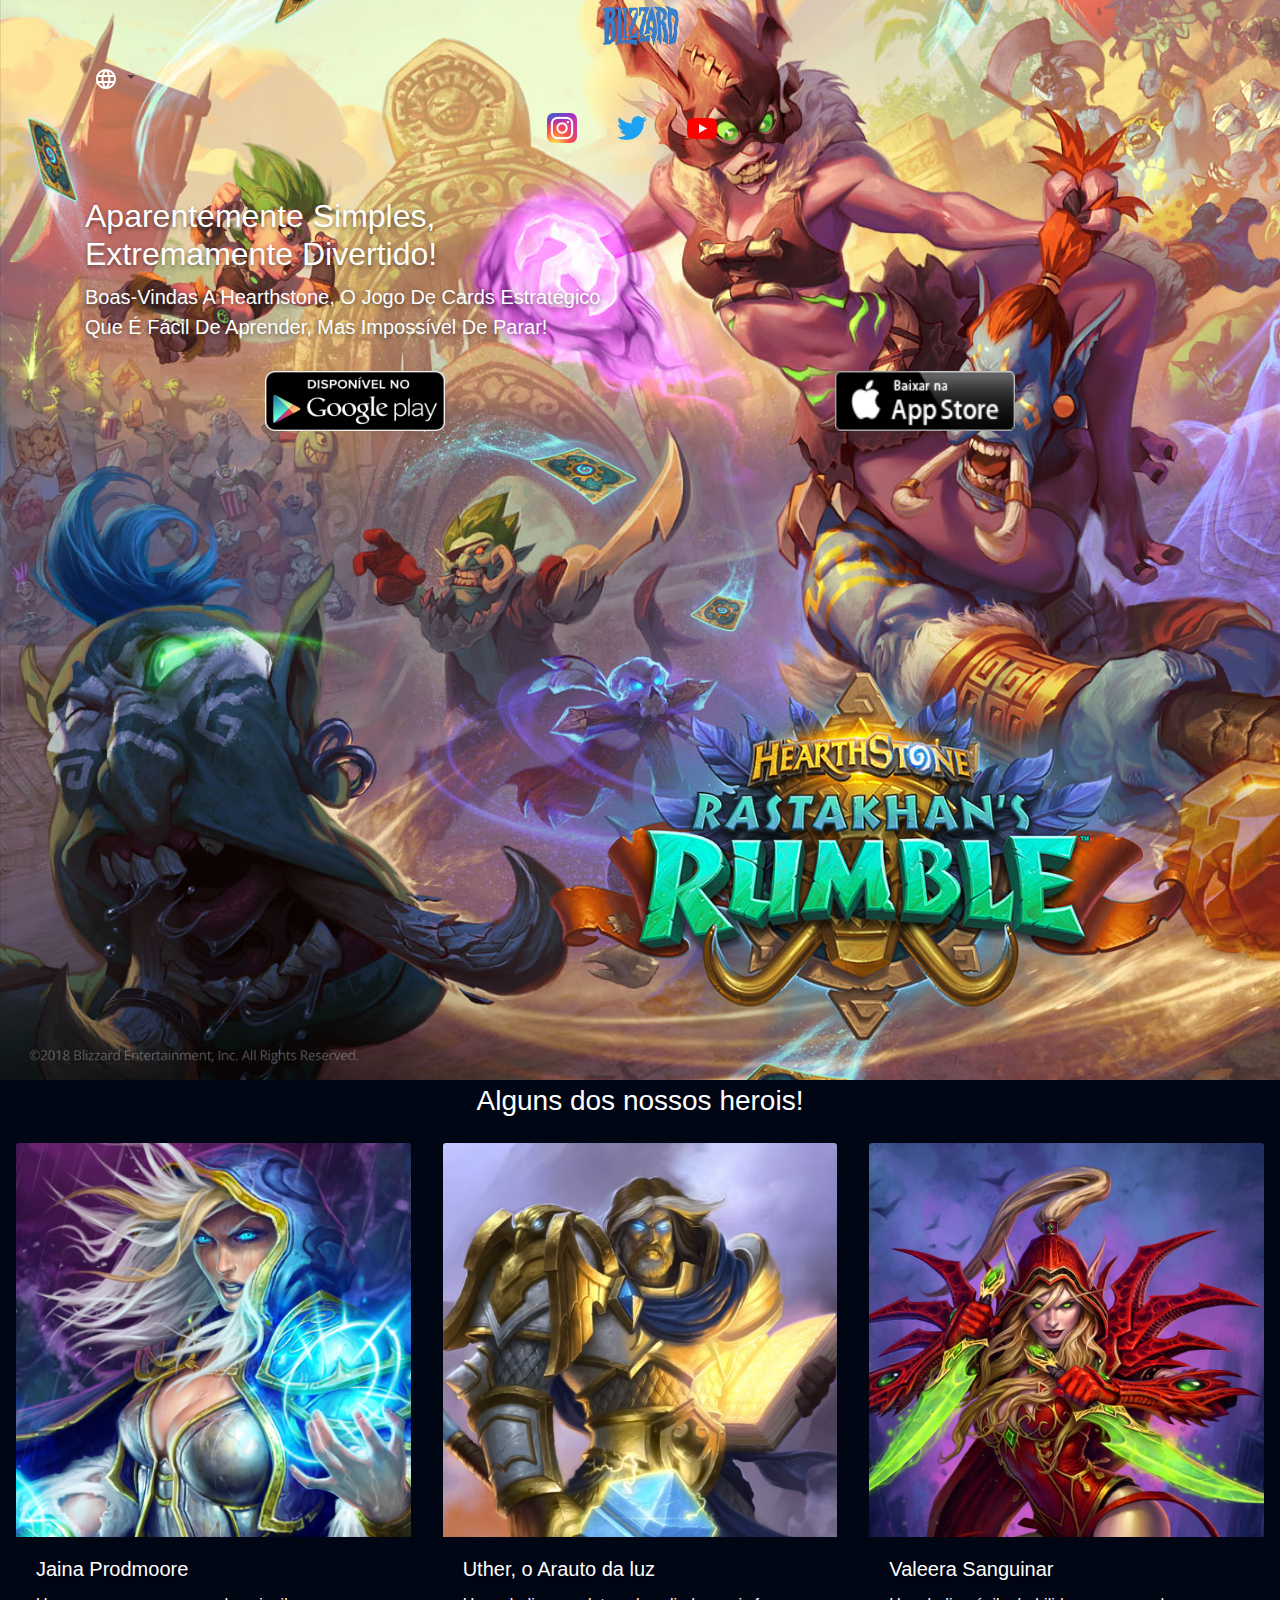
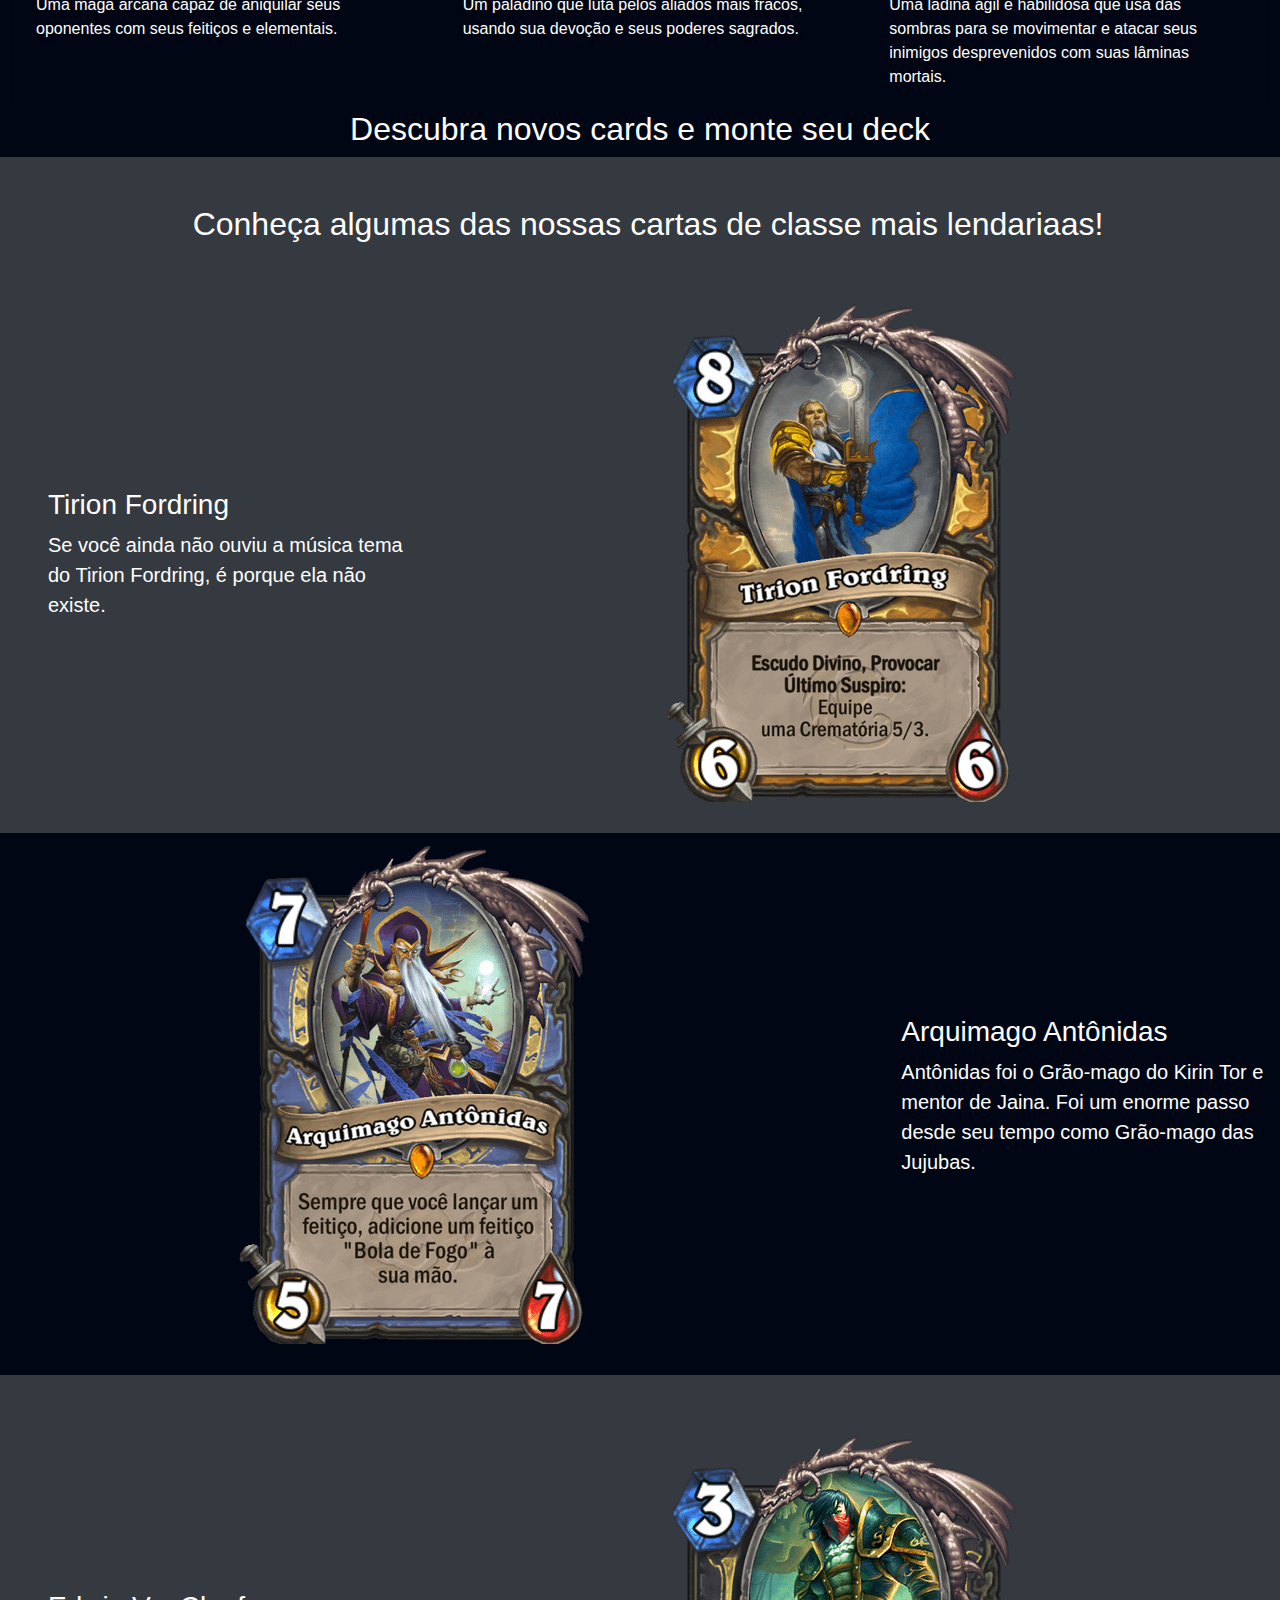
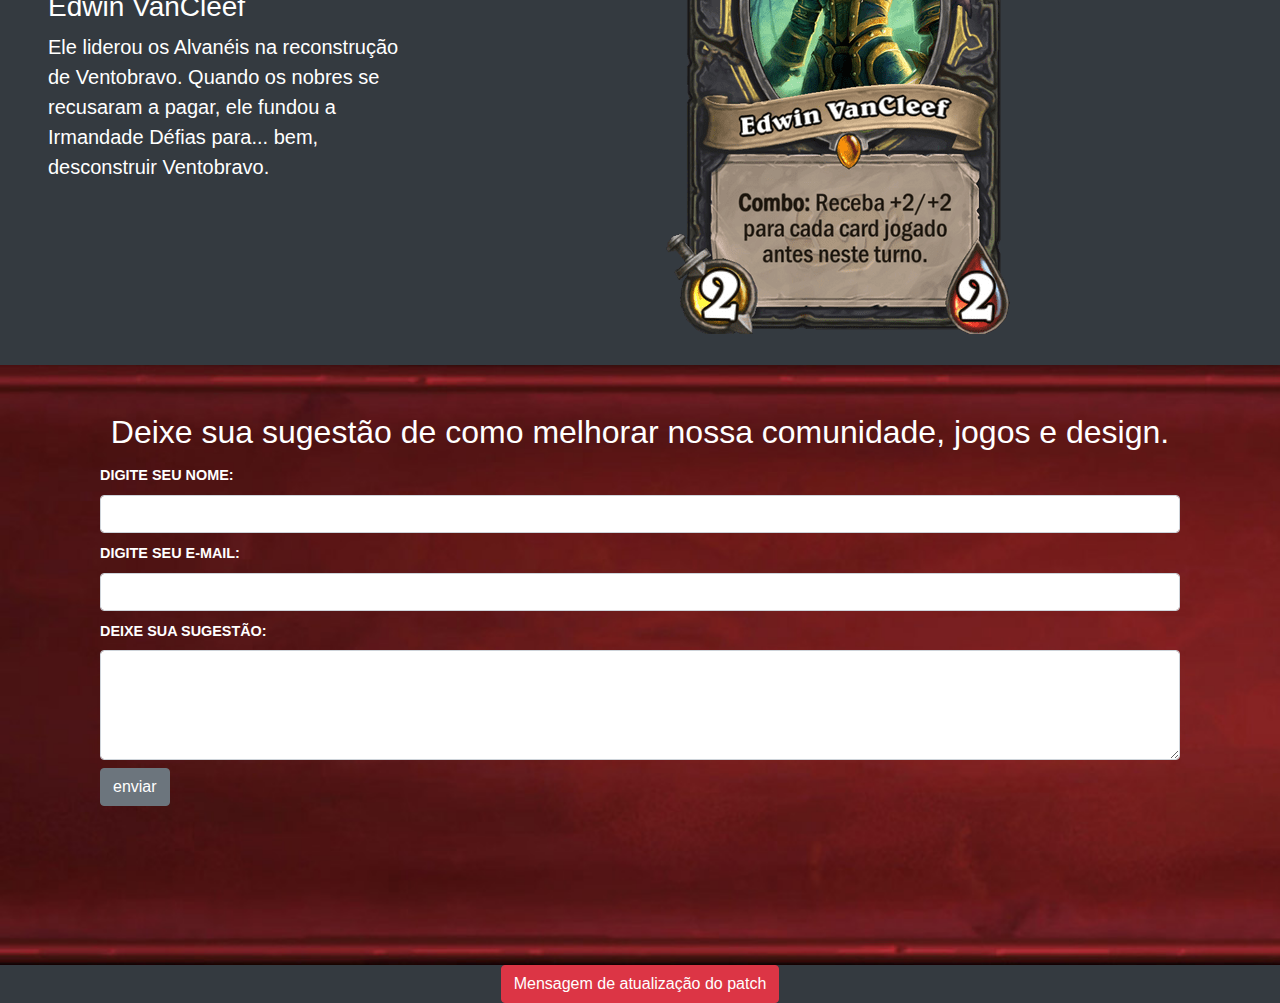
<file: Hearthstone/index.html>
<!DOCTYPE html>
<html lang="pt-br">

<head>
    <!-- Meta tags Obrigatórias -->
    <meta charset="utf-8">
    <meta name="viewport" content="width=device-width, initial-scale=1, shrink-to-fit=no">
    <meta http-equiv="Content-Language" content="pt-br, en, fr, it">

    <!-- Bootstrap CSS -->
    <link rel="stylesheet" href="https://stackpath.bootstrapcdn.com/bootstrap/4.1.3/css/bootstrap.min.css"
        integrity="sha384-MCw98/SFnGE8fJT3GXwEOngsV7Zt27NXFoaoApmYm81iuXoPkFOJwJ8ERdknLPMO" crossorigin="anonymous">
    <link href="css/bootstrap.css" rel="stylesheet">
    <link href="css/bootstrap-reboot.css" rel="stylesheet">
    <link href="css/bootstrap-grid.css" rel="stylesheet">

    <!--Meu Css e JavaScript-->
    <link href="css/myStyle.css" rel="stylesheet">
    <script src="js/myJavaScript.js" defer></script>

    <!-- Vinculo externo de Javascript-->
    <script src="js/bootstrap.js"></script>


    <title>Hearthstone</title>
</head>

<body>
    <section class="bg-dark">
        <header>
            <div class="container">
                <div class="row">
                    <div class="col-12 col-md-12 col-lg-12 d-flex justify-content-center">
                        <a href="https://playhearthstone.com/pt-br" target="_blank">
                            <img src="img/blizzard.png" width="80" height="50" alt="">
                        </a>
                    </div>
                    <div class="navbar navbar-expand-lg navbar-light">
                            <ul class="navbar-nav ">
                                <li class="nav-item dropdown ">
                                    <a class="nav-link dropdown-toggle  " href="#" id="navbarDropdownMenuLink" role="button"
                                        data-toggle="dropdown" aria-haspopup="true" aria-expanded="false">
                                    <img class="img" src="img/language_1.png">
                                    </a>
                                    <div class="dropdown-menu  bg-transparent" aria-labelledby="navbarDropdownMenuLink">
                                        <a class="dropdown-item" href="index.html">Português (pt-BR)</a>
                                        <a class="dropdown-item" href="index_En.html">Inglês (En)</a>
                                        <a class="dropdown-item" href="index_Fr.html">Francês (Fr)</a>
                                    </div>
                                </li>
                            </ul>
                        </div>
                    <div class="col-12">
                        <div class="btn-toolbar" role="toolbar" aria-label="Toolbar com grupos de botões">
                            <div class="btn-group mr-3">
                                <button type="button" class="btn btn-dark btn-outline-dark border-0">
                                    <a href="https://www.instagram.com/hearthstonebr/" target="_blank">
                                        <img src="img/instagram.png" width="30px" class="img-fluid">
                                    </a>
                                </button>
                            </div>
                            <div class="btn-group mr-3">
                                <button type="button" class="btn btn-dark btn-outline-dark border-0">
                                    <a href="https://twitter.com/playhsbrasil" target="_blank">
                                        <img src="img/twitter.png" width="30px" class="img-fluid">
                                    </a>
                                </button>
                            </div>
                            <div class="btn-group mr-3">
                                <button type="button" class="btn  btn-dark btn-outline-dark border-0">
                                    <a href="https://www.youtube.com/HearthstoneBrasil" target="_blank">
                                        <img src="img/youtube.png" width="30px" class="img-fluid">
                                    </a>
                                </button>
                            </div>
                        </div>
                    </div>
                    <div class="col-12 justify-content-center col-md-6 mr-1 mt-5 col-lg-6 mr-1 mt-5">
                        <div class="text-left text-capitalize">
                            <h2 class="h2">Aparentemente simples, Extremamente divertido!</h2>
                            <p class="lead">Boas-vindas a Hearthstone, o jogo de cards estratégico que é fácil de
                                aprender, mas impossível de parar!</p>
                        </div>
                    </div>
                    <div class="col-12 col-md-12  col-lg-6 d-flex justify-content-center">
                        <div class="btn btn-group">
                            <button type="button" class="btn btn-dark btn-outline-dark border-0">
                                <a href="https://play.google.com/store/apps/details?id=com.blizzard.wtcg.hearthstone"
                                    target="_blank">
                                    <img src="img/google-play.png" height="60px" width="180px">
                                </a>
                            </button>
                        </div>
                    </div>
                    <div class="col-12 col-md-12 col-lg-6 d-flex justify-content-center">
                        <div class="btn btn-group">
                            <button type="button" class="btn btn-dark btn-outline-dark border-0">
                                <a href="https://apps.apple.com/app/hearthstone-heroes-warcraft/id625257520?amp%3Bmt=8&ls=1"
                                    target="_blank">
                                    <img src="img/ios.png" height="60px" width="180px">
                                </a>
                            </button>
                        </div>
                    </div>
                </div>
            </div>
            </div>
        </header>
        <main>
            <div class="container-fluid">
                <div class="row">
                    <div class="col-12 d-flex mt-1 mb-3 justify-content-center">
                        <h3 class="h3">Alguns dos nossos herois!</h3>
                    </div>
                    <div class="col-12 col-md-4 d-flex justify-content-center">
                        <div class="card bg-transparent">
                            <img src="img/jaina.jpg" class="card-img-top">
                            <div class="card-body bg-transparent">
                                <h5 class="card-title">Jaina Prodmoore</h5>
                                <p class="card-text">Uma maga arcana capaz de aniquilar seus oponentes com seus feitiços
                                    e elementais.</p>
                            </div>
                        </div>
                    </div>
                    <div class="col-12 col-md-4 d-flex justify-content-center">
                        <div class="card bg-transparent">
                            <img src="img/uther.jpg" class="card-img-top">
                            <div class="card-body bg-transparent">
                                <h5 class="card-title">Uther, o Arauto da luz</h5>
                                <p class="card-text">Um paladino que luta pelos aliados mais fracos, usando sua devoção
                                    e seus poderes sagrados.</p>
                            </div>
                        </div>
                    </div>
                    <div class="col-12 col-md-4 d-flex  justify-content-center">
                        <div class="card bg-transparent">
                            <img src="img/valeera.png" class="card-img-top">
                            <div class="card-body bg-transparent">
                                <h5 class="card-title">Valeera Sanguinar</h5>
                                <p class="card-text">Uma ladina ágil e habilidosa que usa das sombras para se movimentar
                                    e atacar seus inimigos desprevenidos com suas lâminas mortais.</p>
                            </div>
                        </div>
                    </div>
                    <div class="col-12 d-flex justify-content-center">
                        <h2 class="h2 text-white">Descubra novos cards e monte seu deck</h2>
                    </div>
                </div>
            </div>
        </main>
        <section>
            <article>
                <div class="container-fluid bg-dark">
                    <div class="row mt-5">
                        <div class="col-12 d-flex justify-content-center">
                            <h2 class="h2 text-white mb-5 pl-3">Conheça algumas das nossas cartas de classe mais
                                lendariaas!
                            </h2>
                        </div>
                        <div class="col-12 col-md-12 col-lg-4 d-inline pl-5 align-self-center">
                            <h3 class="h3 text-white">Tirion Fordring</h3>
                            <p class="lead text-white">Se você ainda não ouviu a música tema do Tirion Fordring, é
                                porque ela não existe.</p>
                        </div>
                        <div class="col-12 col-md-12 col-lg-8 d-flex justify-content-center">
                            <figure class="figure">
                                <img src="img/tirion.png" class="figure-img img-fluid" alt="...">
                            </figure>
                        </div>
                    </div>
                    <div class="row bg-dark-plus">
                        <div class="col-12 col-md-12 col-lg-8 d-flex justify-content-center myOrden_1">
                            <figure class="figure">
                                <img src="img/arquimago.png" class="figure-img img-fluid" alt="...">
                            </figure>
                        </div>
                        <div class="col-12 col-md-12 col-lg-4 d-inline pl-5 align-self-center myOrden_2">
                            <h3 class="h3 text-white">Arquimago Antônidas</h3>
                            <p class="lead text-white">Antônidas foi o Grão-mago do Kirin Tor e mentor de Jaina. Foi um
                                enorme passo desde seu tempo como Grão-mago das Jujubas.</p>
                        </div>
                    </div>
                    <div class="row mt-5">
                        <div class="col-12 col-md-12 col-lg-4 d-inline pl-5 align-self-center">
                            <h3 class="h3 text-white">Edwin VanCleef</h3>
                            <p class="lead text-white">Ele liderou os Alvanéis na reconstrução de Ventobravo. Quando os
                                nobres se recusaram a pagar, ele fundou a Irmandade Défias para... bem, desconstruir
                                Ventobravo.</p>
                        </div>
                        <div class="col-12 col-md-12 col-lg-8 d-flex justify-content-center">
                            <figure class="figure">
                                <img src="img/edwin.png" class="figure-img img-fluid" alt="...">
                            </figure>
                        </div>
                    </div>
                </div>
            </article>
            <main class="bg-wall">
                <div class="container">
                    <div class="row">
                        <div class="col-12 d-flex justify-content-center mt-5">
                            <h2 class="h2 text-white">Deixe sua sugestão de como melhorar nossa comunidade, jogos e
                                design.</h2>
                        </div>
                    </div>
                    <form name="form" class="mt-1" method="GET">
                        <div class="col-12">
                            <label for="name" class="initialism font-weight-bold text-white">Digite seu
                                nome:</label>
                        </div>
                        <div class="col-12">
                            <input type="text" name="name" id="idNome" class="form-control">
                        </div>
                        <div class="col-12 mt-2">
                            <label for="email" class="initialism font-weight-bold text-white">Digite seu
                                E-mail:</label>
                        </div>
                        <div class="col-12">
                            <input type="email" name="email" id="idEmail" class="form-control">
                        </div>
                        <div class="col-12 mt-2">
                            <label for="sugestao" class="initialism font-weight-bold text-white">Deixe sua
                                sugestão:</label>
                        </div>
                        <div class="col-12">
                            <textarea class="form-control" id="idSug" rows="4"></textarea>
                        </div>
                        <div class="col-12 mt-2">
                            <input type="submit" name="btn" id="idBtn" class="btn btn-secondary" onclick="enviar();"
                                value="enviar">
                        </div>
                    </form>
                </div>
            </main>
        </section>
        <footer class="bg-dark">

            <div class="text-white lead pl-3" id="atualizacao">

            </div>
            <div class="d-flex justify-content-center">
                <input type="submit" class="btn btn-danger" onclick="mensagemAtualizacao('atualizacao')"
                    value="Mensagem de atualização do patch">
            </div>
        </footer>
    </section>

    <!-- JavaScript (Opcional) -->
    <!-- jQuery primeiro, depois Popper.js, depois Bootstrap JS -->
    <script src="https://code.jquery.com/jquery-3.3.1.slim.min.js"
        integrity="sha384-q8i/X+965DzO0rT7abK41JStQIAqVgRVzpbzo5smXKp4YfRvH+8abtTE1Pi6jizo"
        crossorigin="anonymous"></script>
    <script src="https://cdnjs.cloudflare.com/ajax/libs/popper.js/1.14.3/umd/popper.min.js"
        integrity="sha384-ZMP7rVo3mIykV+2+9J3UJ46jBk0WLaUAdn689aCwoqbBJiSnjAK/l8WvCWPIPm49"
        crossorigin="anonymous"></script>
    <script src="https://stackpath.bootstrapcdn.com/bootstrap/4.1.3/js/bootstrap.min.js"
        integrity="sha384-ChfqqxuZUCnJSK3+MXmPNIyE6ZbWh2IMqE241rYiqJxyMiZ6OW/JmZQ5stwEULTy"
        crossorigin="anonymous"></script>
</body>

</html>
</file>
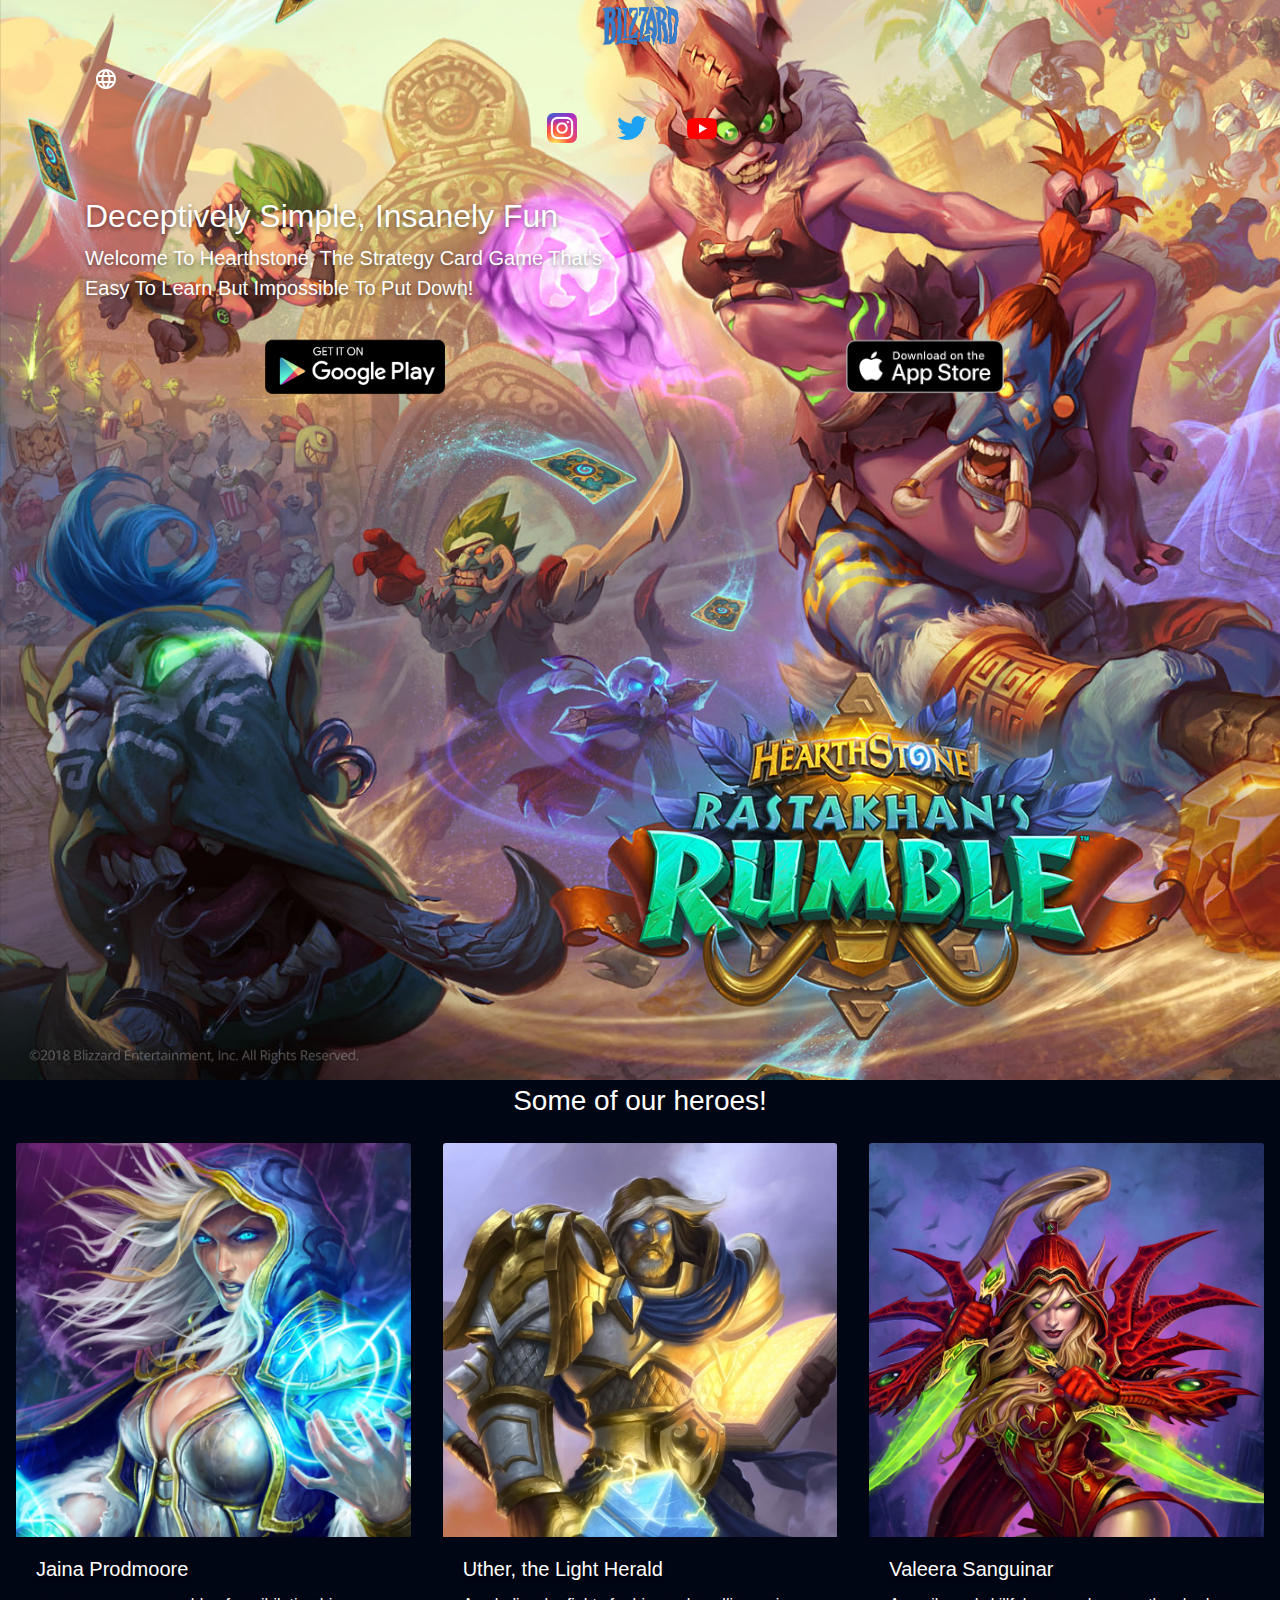
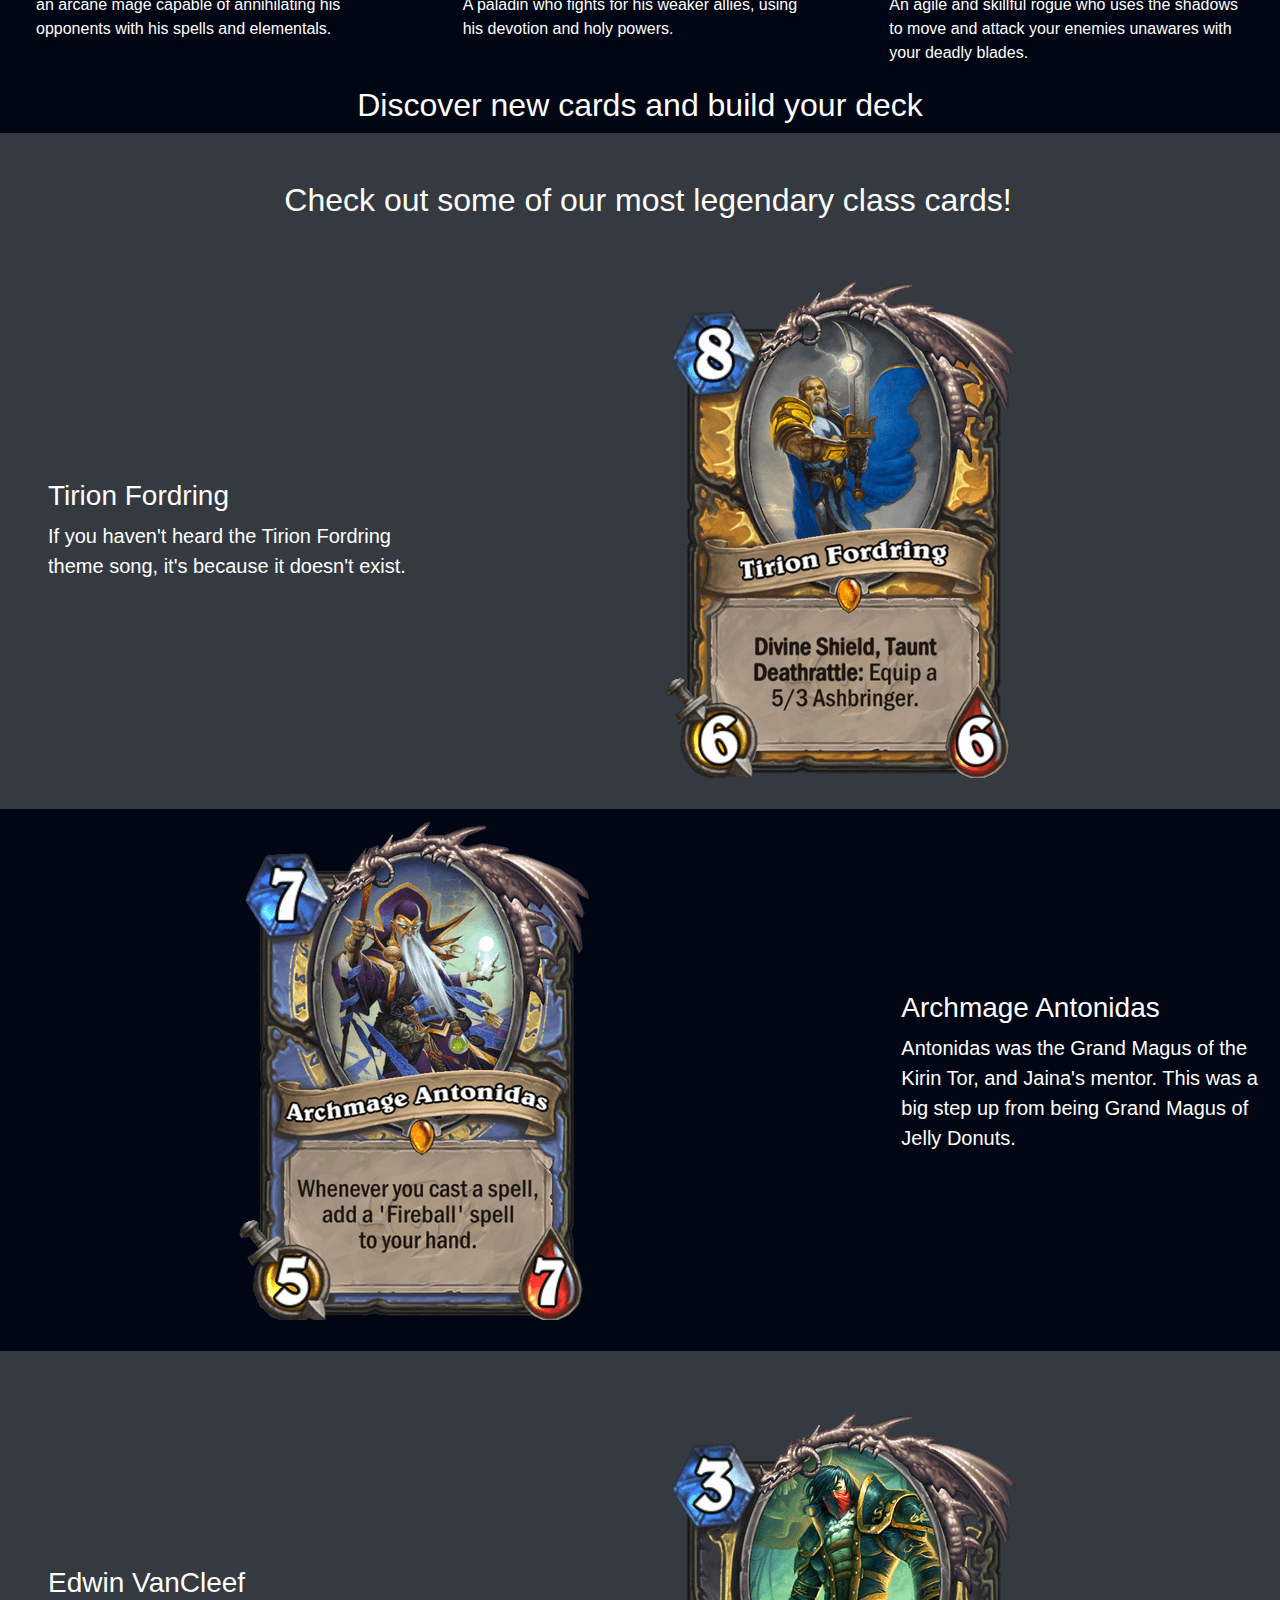
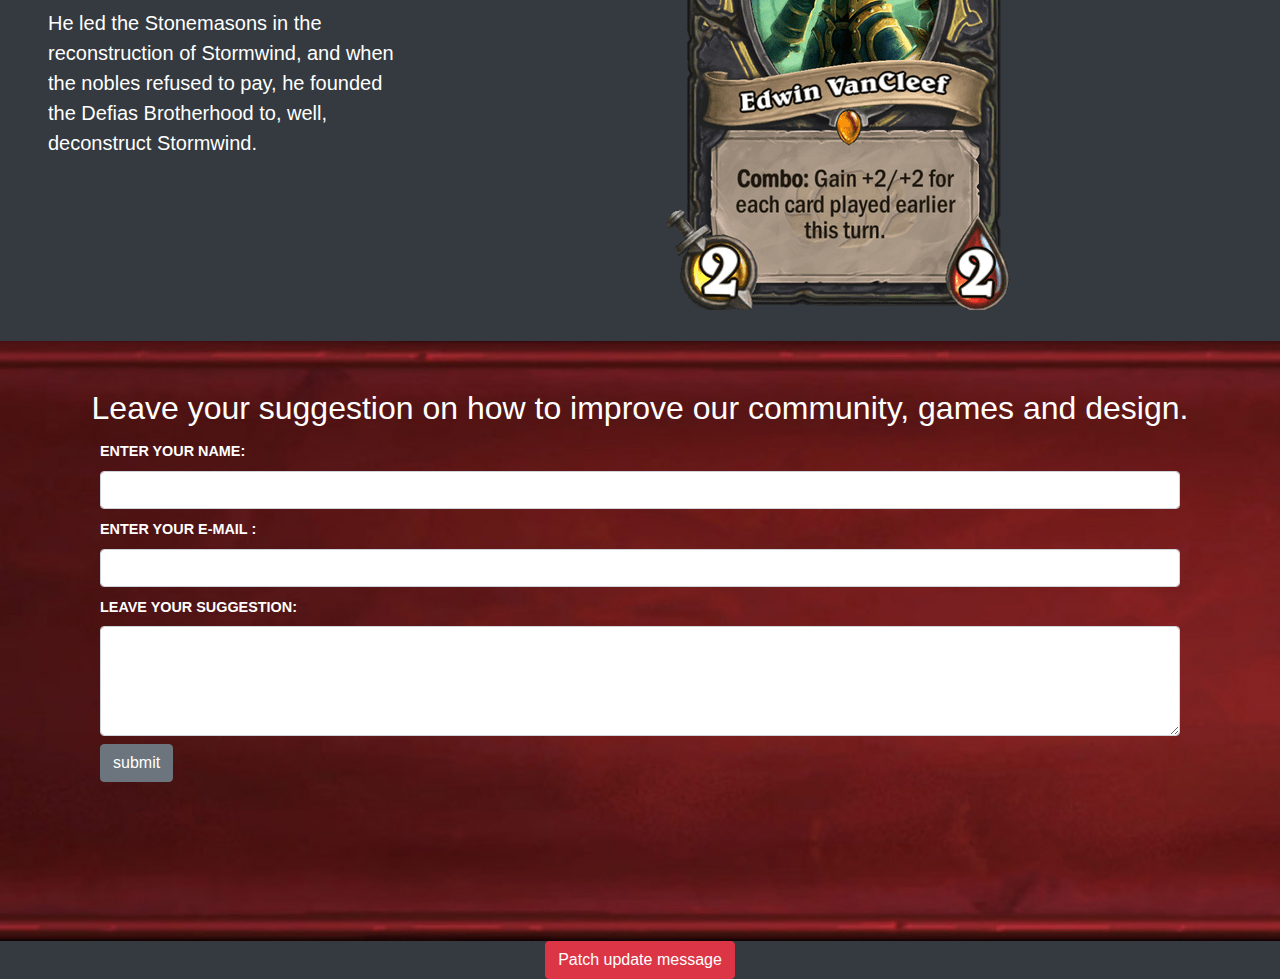
<file: Hearthstone/index_En.html>
<!DOCTYPE html>
<html lang="en">

<head>
    <!-- Meta tags -->
    <meta charset="utf-8">
    <meta name="viewport" content="width=device-width, initial-scale=1, shrink-to-fit=no">
    <meta http-equiv="Content-Language" content="pt-br, en, fr, it">
    <!-- Bootstrap CSS -->
    <link rel="stylesheet" href="https://stackpath.bootstrapcdn.com/bootstrap/4.1.3/css/bootstrap.min.css"
        integrity="sha384-MCw98/SFnGE8fJT3GXwEOngsV7Zt27NXFoaoApmYm81iuXoPkFOJwJ8ERdknLPMO" crossorigin="anonymous">
    <link href="css/bootstrap.css" rel="stylesheet">
    <link href="css/bootstrap-reboot.css" rel="stylesheet">
    <link href="css/bootstrap-grid.css" rel="stylesheet">

    <!--Css e JavaScript-->
    <link href="css/myStyle.css" rel="stylesheet">
    <script src="js/myJavaScriptEn.js" defer></script>

    <!-- Javascript-->
    <script src="js/bootstrap.js"></script>


    <title>Hearthstone</title>
</head>

<body>
    <section class="bg-dark">
        <header>
            <div class="container">
                <div class="row">
                    <div class="col-12 col-md-12 col-lg-12 d-flex justify-content-center">
                        <a href="https://playhearthstone.com/en-us" target="_blank">
                            <img src="img/blizzard.png" width="80" height="50" alt="">
                        </a>
                    </div>
                    <div class="navbar navbar-expand-lg navbar-light">
                            <ul class="navbar-nav ">
                                <li class="nav-item dropdown ">
                                    <a class="nav-link dropdown-toggle  " href="#" id="navbarDropdownMenuLink" role="button"
                                        data-toggle="dropdown" aria-haspopup="true" aria-expanded="false">
                                    <img class="img" src="img/language_1.png">
                                    </a>
                                    <div class="dropdown-menu  bg-transparent" aria-labelledby="navbarDropdownMenuLink">
                                        <a class="dropdown-item" href="index.html">Portuguese (pt-BR)</a>
                                        <a class="dropdown-item" href="index_En.html">English (En)</a>
                                        <a class="dropdown-item" href="index_Fr.html">French (Fr)</a>
                                    </div>
                                </li>
                            </ul>
                        </div>
                    <div class="col-12">
                        <div class="btn-toolbar" role="toolbar" aria-label="Toolbar com grupos de botões">
                            <div class="btn-group mr-3">
                                <button type="button" class="btn btn-dark btn-outline-dark border-0">
                                    <a href="https://www.instagram.com/playhearthstone/" target="_blank">
                                        <img src="img/instagram.png" width="30px" class="img-fluid">
                                    </a>
                                </button>
                            </div>
                            <div class="btn-group mr-3">
                                <button type="button" class="btn btn-dark btn-outline-dark border-0">
                                    <a href="https://twitter.com/PlayHearthstone" target="_blank">
                                        <img src="img/twitter.png" width="30px" class="img-fluid">
                                    </a>
                                </button>
                            </div>
                            <div class="btn-group mr-3">
                                <button type="button" class="btn  btn-dark btn-outline-dark border-0">
                                    <a href="https://www.youtube.com/Hearthstone" target="_blank">
                                        <img src="img/youtube.png" width="30px" class="img-fluid">
                                    </a>
                                </button>
                            </div>
                        </div>
                    </div>
                    <div class="col-12 justify-content-center col-md-6 mr-1 mt-5 col-lg-6 mr-1 mt-5">
                        <div class="text-left text-capitalize">
                            <h2 class="h2">Deceptively Simple, Insanely Fun</h2>
                            <p class="lead">Welcome to Hearthstone, the strategy card game that's easy to learn but impossible to put down!</p>
                        </div>
                    </div>
                    <div class="col-12 col-md-12  col-lg-6 d-flex justify-content-center">
                        <div class="btn btn-group">
                            <button type="button" class="btn btn-dark btn-outline-dark border-0">
                                <a href="https://play.google.com/store/apps/details?id=com.blizzard.wtcg.hearthstone&hl=fr&gl=US"
                                    target="_blank">
                                    <img src="img/google-play(en).png" class="img-fluid" height="60px" width="180px">
                                </a>
                            </button>
                        </div>
                    </div>
                    <div class="col-12 col-md-12 col-lg-6 d-flex justify-content-center">
                        <div class="btn btn-group">
                            <button type="button" class="btn btn-dark btn-outline-dark border-0">
                                <a href="https://play.google.com/store/apps/details?id=com.blizzard.wtcg.hearthstone&hl=en&gl=US"
                                    target="_blank">
                                    <img src="img/ios(en).png" class="img-fluid" height="60px" width="180px">
                                </a>
                            </button>
                        </div>
                    </div>
                </div>
            </div>
            </div>
        </header>
        <main>
            <div class="container-fluid">
                <div class="row">
                    <div class="col-12 d-flex mt-1 mb-3 justify-content-center">
                        <h3 class="h3">Some of our heroes!</h3>
                    </div>
                    <div class="col-12 col-md-4 d-flex justify-content-center">
                        <div class="card bg-transparent">
                            <img src="img/jaina.jpg" class="card-img-top">
                            <div class="card-body bg-transparent">
                                <h5 class="card-title">Jaina Prodmoore</h5>
                                <p class="card-text">an arcane mage capable of annihilating his opponents with his spells and elementals.</p>
                            </div>
                        </div>
                    </div>
                    <div class="col-12 col-md-4 d-flex justify-content-center">
                        <div class="card bg-transparent">
                            <img src="img/uther.jpg" class="card-img-top">
                            <div class="card-body bg-transparent">
                                <h5 class="card-title">Uther, the Light Herald</h5>
                                <p class="card-text">A paladin who fights for his weaker allies, using his devotion and holy powers.</p>
                            </div>
                        </div>
                    </div>
                    <div class="col-12 col-md-4 d-flex  justify-content-center">
                        <div class="card bg-transparent">
                            <img src="img/valeera.png" class="card-img-top">
                            <div class="card-body bg-transparent">
                                <h5 class="card-title">Valeera Sanguinar</h5>
                                <p class="card-text">An agile and skillful rogue who uses the shadows to move and attack your enemies unawares with your deadly blades.</p>
                            </div>
                        </div>
                    </div>
                    <div class="col-12 d-flex justify-content-center">
                        <h2 class="h2 text-white">Discover new cards and build your deck</h2>
                    </div>
                </div>
            </div>
        </main>
        <section>
            <article>
                <div class="container-fluid bg-dark">
                    <div class="row mt-5">
                        <div class="col-12 d-flex justify-content-center">
                            <h2 class="h2 text-white mb-5 pl-3">Check out some of our most legendary class cards!
                            </h2>
                        </div>
                        <div class="col-12 col-md-12 col-lg-4 d-inline pl-5 align-self-center">
                            <h3 class="h3 text-white">Tirion Fordring</h3>
                            <p class="lead text-white">If you haven't heard the Tirion Fordring theme song, it's because it doesn't exist.</p>
                        </div>
                        <div class="col-12 col-md-12 col-lg-8 d-flex justify-content-center">
                            <figure class="figure">
                                <img src="img/tirion(en).png" class="figure-img img-fluid" alt="...">
                            </figure>
                        </div>
                    </div>
                    <div class="row bg-dark-plus">
                        <div class="col-12 col-md-12 col-lg-8 d-flex justify-content-center myOrden_1">
                            <figure class="figure">
                                <img src="img/arquimago(en).png" class="figure-img img-fluid" alt="...">
                            </figure>
                        </div>
                        <div class="col-12 col-md-12 col-lg-4 d-inline pl-5 align-self-center myOrden_2">
                            <h3 class="h3 text-white">Archmage Antonidas</h3>
                            <p class="lead text-white">Antonidas was the Grand Magus of the Kirin Tor, and Jaina's mentor. This was a big step up from being Grand Magus of Jelly Donuts.</p>
                        </div>
                    </div>
                    <div class="row mt-5">
                        <div class="col-12 col-md-12 col-lg-4 d-inline pl-5 align-self-center">
                            <h3 class="h3 text-white">Edwin VanCleef</h3>
                            <p class="lead text-white">He led the Stonemasons in the reconstruction of Stormwind, and when the nobles refused to pay, he founded the Defias Brotherhood to, well, deconstruct Stormwind.</p>
                        </div>
                        <div class="col-12 col-md-12 col-lg-8 d-flex justify-content-center">
                            <figure class="figure">
                                <img src="img/edwin(en).png" class="figure-img img-fluid" alt="...">
                            </figure>
                        </div>
                    </div>
                </div>
            </article>
            <main class="bg-wall">
                <div class="container">
                    <div class="row">
                        <div class="col-12 d-flex justify-content-center mt-5">
                            <h2 class="h2 text-white">Leave your suggestion on how to improve our community, games and design.</h2>
                        </div>
                    </div>
                    <form name="form" class="mt-1" method="GET">
                        <div class="col-12">
                            <label for="name" class="initialism font-weight-bold text-white">Enter your Name:</label>
                        </div>
                        <div class="col-12">
                            <input type="text" name="name" id="idNome" class="form-control">
                        </div>
                        <div class="col-12 mt-2">
                            <label for="email" class="initialism font-weight-bold text-white">Enter your e-mail :</label>
                        </div>
                        <div class="col-12">
                            <input type="email" name="email" id="idEmail" class="form-control">
                        </div>
                        <div class="col-12 mt-2">
                            <label for="sugestion" class="initialism font-weight-bold text-white">Leave your suggestion:</label>
                        </div>
                        <div class="col-12">
                            <textarea class="form-control" id="idSug" rows="4"></textarea>
                        </div>
                        <div class="col-12 mt-2">
                            <input type="submit" name="btn" id="idBtn" class="btn btn-secondary" onclick="enviar();"
                                value="submit">
                        </div>
                    </form>
                </div>
            </main>
        </section>
        <footer class="bg-dark">

            <div class="text-white lead pl-3" id="atualizacao">

            </div>
            <div class="d-flex justify-content-center">
                <input type="submit" class="btn btn-danger" onclick="mensagemAtualizacao('atualizacao')"
                    value="Patch update message">
            </div>
        </footer>
    </section>

    <!-- JavaScript (Opcional) -->
    <!-- jQuery primeiro, depois Popper.js, depois Bootstrap JS -->
    <script src="https://code.jquery.com/jquery-3.3.1.slim.min.js"
        integrity="sha384-q8i/X+965DzO0rT7abK41JStQIAqVgRVzpbzo5smXKp4YfRvH+8abtTE1Pi6jizo"
        crossorigin="anonymous"></script>
    <script src="https://cdnjs.cloudflare.com/ajax/libs/popper.js/1.14.3/umd/popper.min.js"
        integrity="sha384-ZMP7rVo3mIykV+2+9J3UJ46jBk0WLaUAdn689aCwoqbBJiSnjAK/l8WvCWPIPm49"
        crossorigin="anonymous"></script>
    <script src="https://stackpath.bootstrapcdn.com/bootstrap/4.1.3/js/bootstrap.min.js"
        integrity="sha384-ChfqqxuZUCnJSK3+MXmPNIyE6ZbWh2IMqE241rYiqJxyMiZ6OW/JmZQ5stwEULTy"
        crossorigin="anonymous"></script>
</body>

</html>
</file>
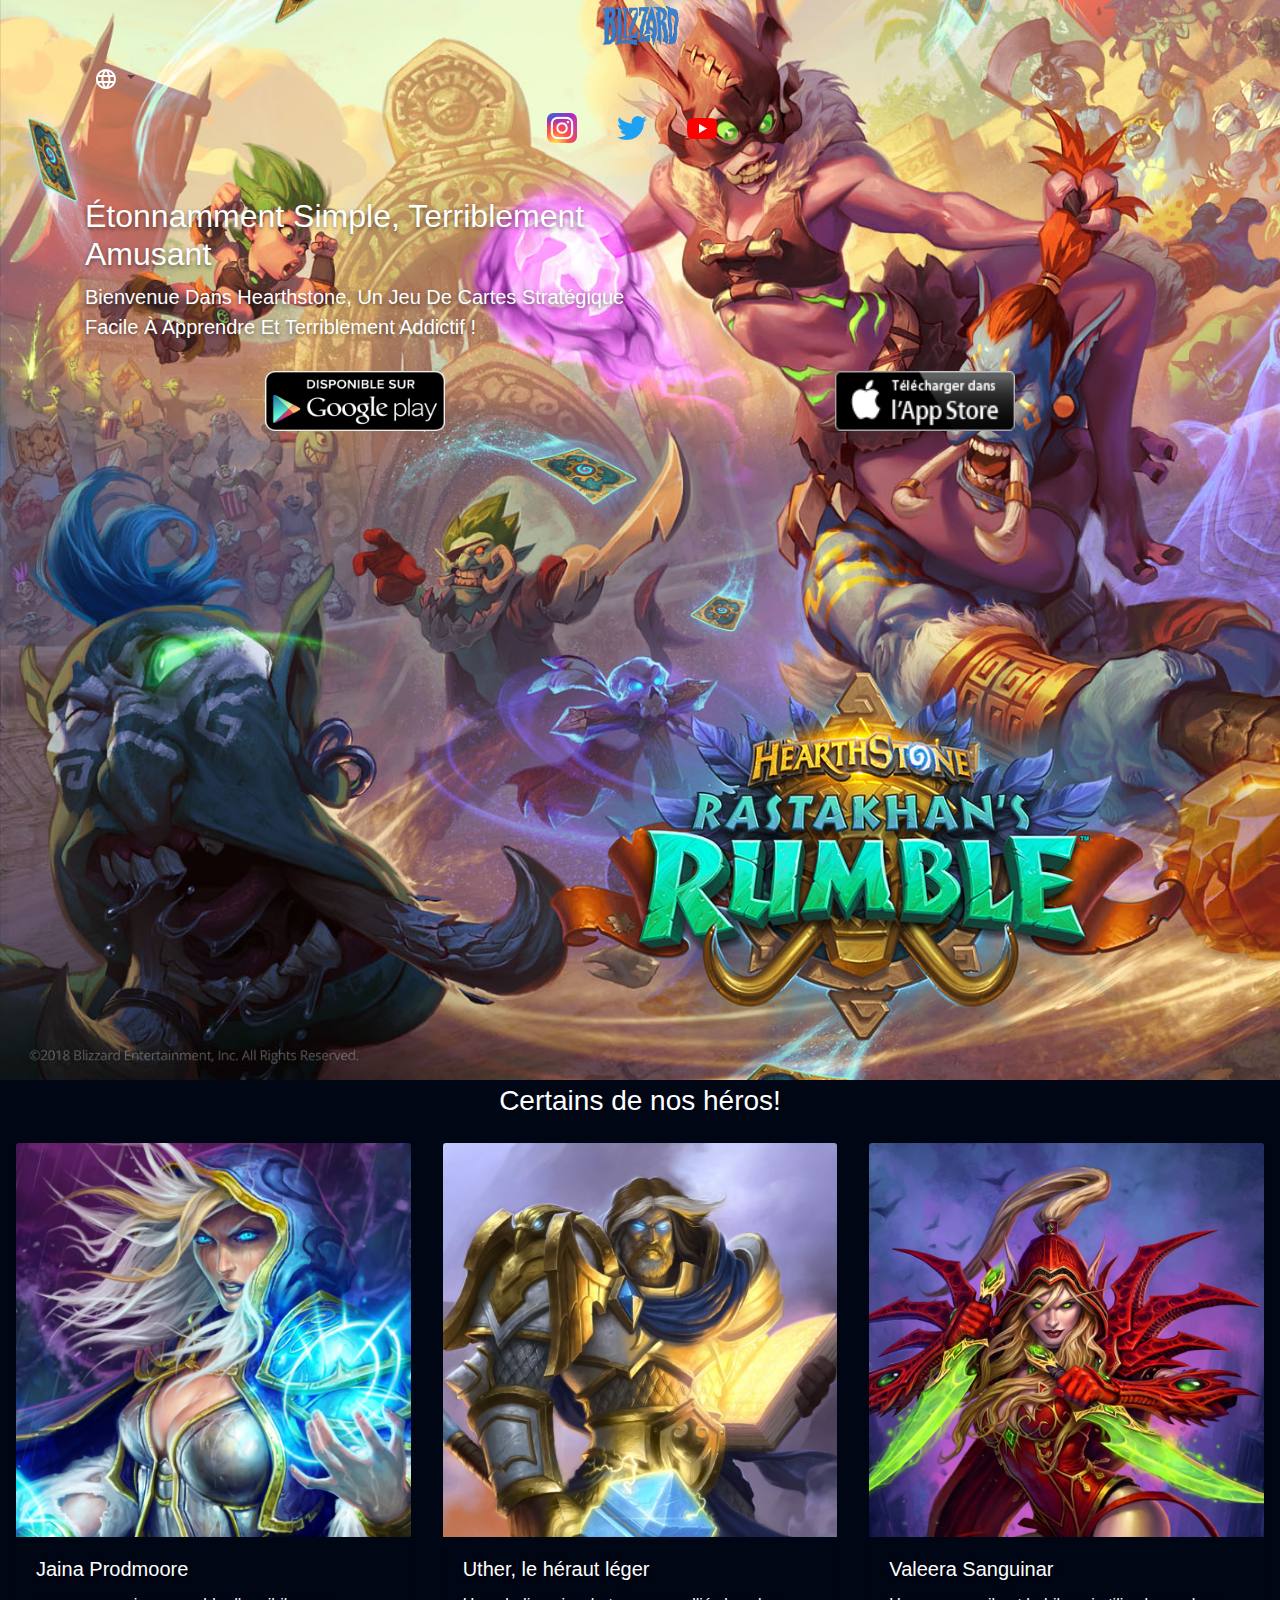
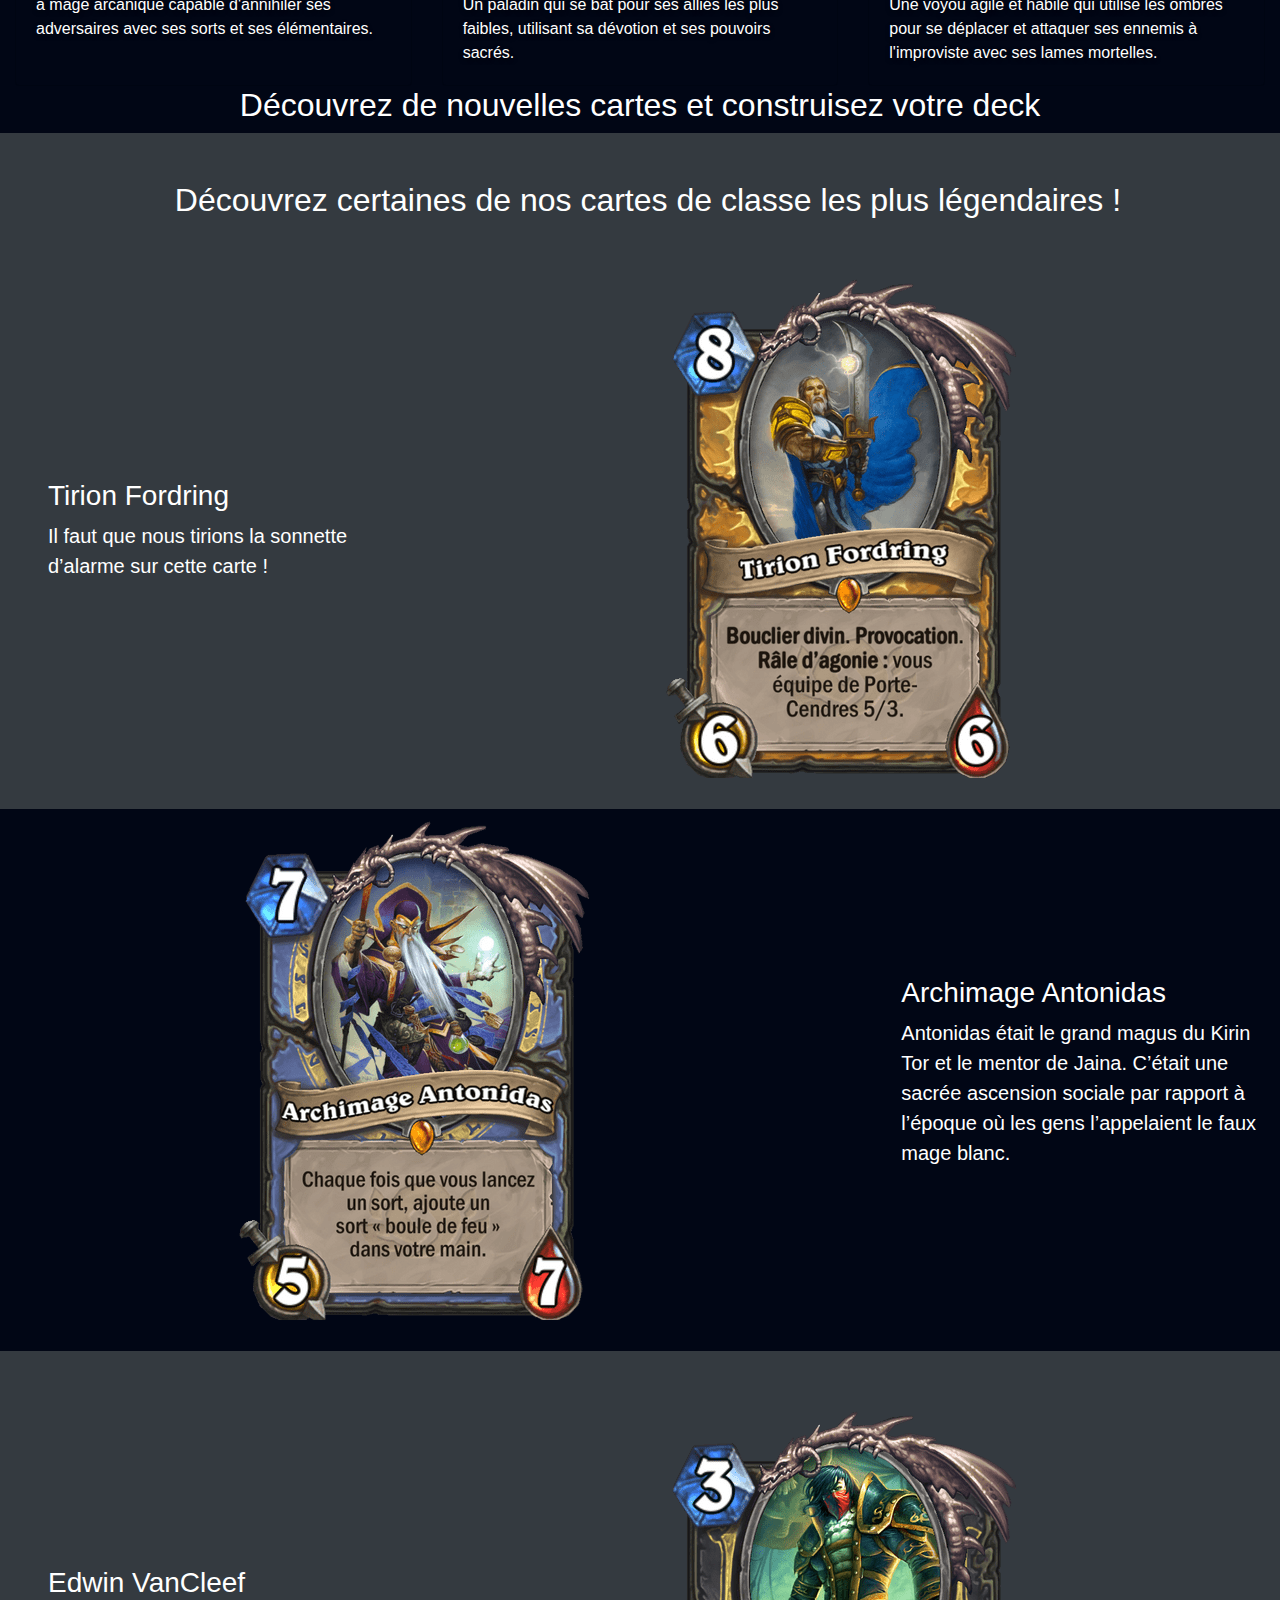
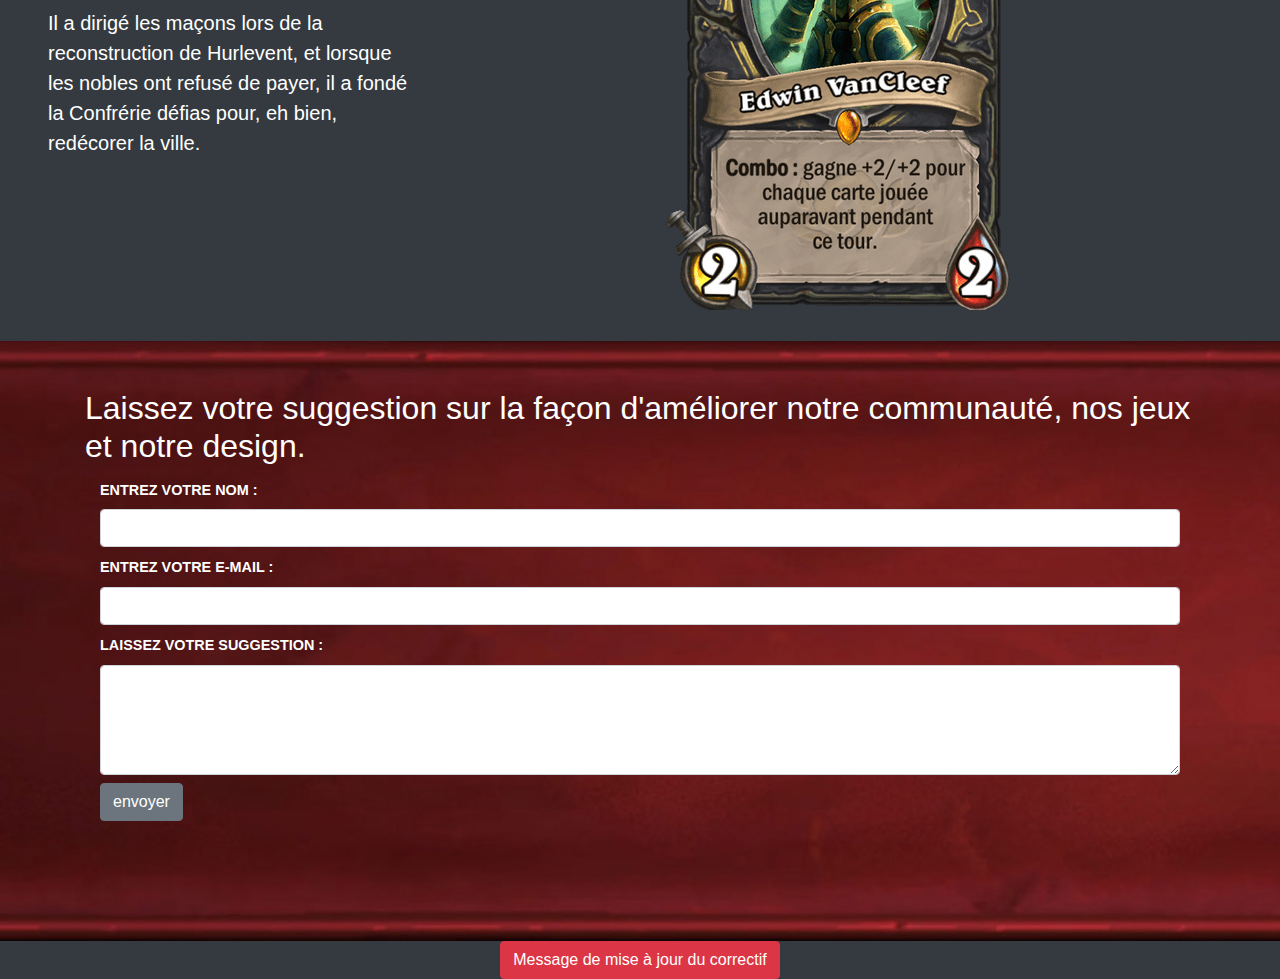
<file: Hearthstone/index_Fr.html>
<!DOCTYPE html>
<html lang="fr">

<head>
    <!-- Meta tags -->
    <meta charset="utf-8">
    <meta name="viewport" content="width=device-width, initial-scale=1, shrink-to-fit=no">
    <meta http-equiv="Content-Language" content="pt-br, en, fr, it">
    <!-- Bootstrap CSS -->
    <link rel="stylesheet" href="https://stackpath.bootstrapcdn.com/bootstrap/4.1.3/css/bootstrap.min.css"
        integrity="sha384-MCw98/SFnGE8fJT3GXwEOngsV7Zt27NXFoaoApmYm81iuXoPkFOJwJ8ERdknLPMO" crossorigin="anonymous">
    <link href="css/bootstrap.css" rel="stylesheet">
    <link href="css/bootstrap-reboot.css" rel="stylesheet">
    <link href="css/bootstrap-grid.css" rel="stylesheet">

    <!--Css e JavaScript-->
    <link href="css/myStyle.css" rel="stylesheet">
    <script src="js/myJavaScriptFr.js" defer></script>

    <!-- Javascript-->
    <script src="js/bootstrap.js"></script>


    <title>Hearthstone</title>
</head>

<body>
    <section class="bg-dark">
        <header>
            <div class="container">
                <div class="row">
                    <div class="col-12 col-md-12 col-lg-12 d-flex justify-content-center">
                        <a href="https://playhearthstone.com/fr-fr" target="_blank">
                            <img src="img/blizzard.png" width="80" height="50" alt="">
                        </a>
                    </div>
                    <div class="navbar navbar-expand-lg navbar-light">
                            <ul class="navbar-nav ">
                                <li class="nav-item dropdown ">
                                    <a class="nav-link dropdown-toggle  " href="#" id="navbarDropdownMenuLink" role="button"
                                        data-toggle="dropdown" aria-haspopup="true" aria-expanded="false">
                                    <img class="img" src="img/language_1.png">
                                    </a>
                                    <div class="dropdown-menu  bg-transparent" aria-labelledby="navbarDropdownMenuLink">
                                        <a class="dropdown-item" href="index.html">Portugais (pt-BR)</a>
                                        <a class="dropdown-item" href="index_En.html">Anglais (En)</a>
                                        <a class="dropdown-item" href="index_Fr.html">Fraçais (Fr)</a>
                                    </div>
                                </li>
                            </ul>
                        </div>
                    <div class="col-12">
                        <div class="btn-toolbar" role="toolbar" aria-label="Toolbar com grupos de botões">
                            <div class="btn-group mr-3">
                                <button type="button" class="btn btn-dark btn-outline-dark border-0">
                                    <a href="https://www.instagram.com/playhearthstone/" target="_blank">
                                        <img src="img/instagram.png" width="30px" class="img-fluid">
                                    </a>
                                </button>
                            </div>
                            <div class="btn-group mr-3">
                                <button type="button" class="btn btn-dark btn-outline-dark border-0">
                                    <a href="https://twitter.com/hearthstone_fr" target="_blank">
                                        <img src="img/twitter.png" width="30px" class="img-fluid">
                                    </a>
                                </button>
                            </div>
                            <div class="btn-group mr-3">
                                <button type="button" class="btn  btn-dark btn-outline-dark border-0">
                                    <a href="https://www.youtube.com/user/HearthstoneFRA" target="_blank">
                                        <img src="img/youtube.png" width="30px" class="img-fluid">
                                    </a>
                                </button>
                            </div>
                        </div>
                    </div>
                    <div class="col-12 justify-content-center col-md-6 mr-1 mt-5 col-lg-6 mr-1 mt-5">
                        <div class="text-left text-capitalize">
                            <h2 class="h2">Étonnamment simple, terriblement amusant</h2>
                            <p class="lead">Bienvenue dans Hearthstone, un jeu de cartes stratégique facile à apprendre et terriblement addictif !</p>
                        </div>
                    </div>
                    <div class="col-12 col-md-12  col-lg-6 d-flex justify-content-center">
                        <div class="btn btn-group">
                            <button type="button" class="btn btn-dark btn-outline-dark border-0">
                                <a href="https://play.google.com/store/apps/details?id=com.blizzard.wtcg.hearthstone&hl=fr&gl=US"
                                    target="_blank">
                                    <img src="img/google-play (fr).png" height="60px" width="180px">
                                </a>
                            </button>
                        </div>
                    </div>
                    <div class="col-12 col-md-12 col-lg-6 d-flex justify-content-center">
                        <div class="btn btn-group">
                            <button type="button" class="btn btn-dark btn-outline-dark border-0">
                                <a href="https://apps.apple.com/fr/app/hearthstone/id625257520"
                                    target="_blank">
                                    <img src="img/ios (fr).png" height="60px" width="180px">
                                </a>
                            </button>
                        </div>
                    </div>
                </div>
            </div>
            </div>
        </header>
        <main>
            <div class="container-fluid">
                <div class="row">
                    <div class="col-12 d-flex mt-1 mb-3 justify-content-center">
                        <h3 class="h3">Certains de nos héros!</h3>
                    </div>
                    <div class="col-12 col-md-4 d-flex justify-content-center">
                        <div class="card bg-transparent">
                            <img src="img/jaina.jpg" class="card-img-top">
                            <div class="card-body bg-transparent">
                                <h5 class="card-title">Jaina Prodmoore</h5>
                                <p class="card-text">a mage arcanique capable d'annihiler ses adversaires avec ses sorts et ses élémentaires.</p>
                            </div>
                        </div>
                    </div>
                    <div class="col-12 col-md-4 d-flex justify-content-center">
                        <div class="card bg-transparent">
                            <img src="img/uther.jpg" class="card-img-top">
                            <div class="card-body bg-transparent">
                                <h5 class="card-title">Uther, le héraut léger</h5>
                                <p class="card-text">Un paladin qui se bat pour ses alliés les plus faibles, utilisant sa dévotion et ses pouvoirs sacrés.</p>
                            </div>
                        </div>
                    </div>
                    <div class="col-12 col-md-4 d-flex  justify-content-center">
                        <div class="card bg-transparent">
                            <img src="img/valeera.png" class="card-img-top">
                            <div class="card-body bg-transparent">
                                <h5 class="card-title">Valeera Sanguinar</h5>
                                <p class="card-text">Une voyou agile et habile qui utilise les ombres pour se déplacer et attaquer ses ennemis à l'improviste avec ses lames mortelles.</p>
                            </div>
                        </div>
                    </div>
                    <div class="col-12 d-flex justify-content-center">
                        <h2 class="h2 text-white">Découvrez de nouvelles cartes et construisez votre deck</h2>
                    </div>
                </div>
            </div>
        </main>
        <section>
            <article>
                <div class="container-fluid bg-dark">
                    <div class="row mt-5">
                        <div class="col-12 d-flex justify-content-center">
                            <h2 class="h2 text-white mb-5 pl-3">Découvrez certaines de nos cartes de classe les plus légendaires !
                            </h2>
                        </div>
                        <div class="col-12 col-md-12 col-lg-4 d-inline pl-5 align-self-center">
                            <h3 class="h3 text-white">Tirion Fordring</h3>
                            <p class="lead text-white">Il faut que nous tirions la sonnette d’alarme sur cette carte !</p>
                        </div>
                        <div class="col-12 col-md-12 col-lg-8 d-flex justify-content-center">
                            <figure class="figure">
                                <img src="img/tirion(fr).png" class="figure-img img-fluid" alt="...">
                            </figure>
                        </div>
                    </div>
                    <div class="row bg-dark-plus">
                        <div class="col-12 col-md-12 col-lg-8 d-flex justify-content-center myOrden_1">
                            <figure class="figure">
                                <img src="img/arquimago(fr).png" class="figure-img img-fluid" alt="...">
                            </figure>
                        </div>
                        <div class="col-12 col-md-12 col-lg-4 d-inline pl-5 align-self-center myOrden_2">
                            <h3 class="h3 text-white">Archimage Antonidas</h3>
                            <p class="lead text-white">Antonidas était le grand magus du Kirin Tor et le mentor de Jaina. C’était une sacrée ascension sociale par rapport à l’époque où les gens l’appelaient le faux mage blanc.</p>
                        </div>
                    </div>
                    <div class="row mt-5">
                        <div class="col-12 col-md-12 col-lg-4 d-inline pl-5 align-self-center">
                            <h3 class="h3 text-white">Edwin VanCleef</h3>
                            <p class="lead text-white">Il a dirigé les maçons lors de la reconstruction de Hurlevent, et lorsque les nobles ont refusé de payer, il a fondé la Confrérie défias pour, eh bien, redécorer  la ville.</p>
                        </div>
                        <div class="col-12 col-md-12 col-lg-8 d-flex justify-content-center">
                            <figure class="figure">
                                <img src="img/edwin(fr).png" class="figure-img img-fluid" alt="...">
                            </figure>
                        </div>
                    </div>
                </div>
            </article>
            <main class="bg-wall">
                <div class="container">
                    <div class="row">
                        <div class="col-12 d-flex justify-content-center mt-5">
                            <h2 class="h2 text-white">Laissez votre suggestion sur la façon d'améliorer notre communauté, nos jeux et notre design.</h2>
                        </div>
                    </div>
                    <form name="form" class="mt-1" method="GET">
                        <div class="col-12">
                            <label for="name" class="initialism font-weight-bold text-white">Entrez votre Nom :</label>
                        </div>
                        <div class="col-12">
                            <input type="text" name="name" id="idNome" class="form-control">
                        </div>
                        <div class="col-12 mt-2">
                            <label for="email" class="initialism font-weight-bold text-white">Entrez votre E-mail :</label>
                        </div>
                        <div class="col-12">
                            <input type="email" name="email" id="idEmail" class="form-control">
                        </div>
                        <div class="col-12 mt-2">
                            <label for="sugestion" class="initialism font-weight-bold text-white">Laissez votre suggestion :</label>
                        </div>
                        <div class="col-12">
                            <textarea class="form-control" id="idSug" rows="4"></textarea>
                        </div>
                        <div class="col-12 mt-2">
                            <input type="submit" name="btn" id="idBtn" class="btn btn-secondary" onclick="enviar();"
                                value="envoyer">
                        </div>
                    </form>
                </div>
            </main>
        </section>
        <footer class="bg-dark">

            <div class="text-white lead pl-3" id="atualizacao">

            </div>
            <div class="d-flex justify-content-center">
                <input type="submit" class="btn btn-danger" onclick="mensagemAtualizacao('atualizacao')"
                    value="Message de mise à jour du correctif">
            </div>
        </footer>
    </section>

    <!-- JavaScript (Opcional) -->
    <!-- jQuery primeiro, depois Popper.js, depois Bootstrap JS -->
    <script src="https://code.jquery.com/jquery-3.3.1.slim.min.js"
        integrity="sha384-q8i/X+965DzO0rT7abK41JStQIAqVgRVzpbzo5smXKp4YfRvH+8abtTE1Pi6jizo"
        crossorigin="anonymous"></script>
    <script src="https://cdnjs.cloudflare.com/ajax/libs/popper.js/1.14.3/umd/popper.min.js"
        integrity="sha384-ZMP7rVo3mIykV+2+9J3UJ46jBk0WLaUAdn689aCwoqbBJiSnjAK/l8WvCWPIPm49"
        crossorigin="anonymous"></script>
    <script src="https://stackpath.bootstrapcdn.com/bootstrap/4.1.3/js/bootstrap.min.js"
        integrity="sha384-ChfqqxuZUCnJSK3+MXmPNIyE6ZbWh2IMqE241rYiqJxyMiZ6OW/JmZQ5stwEULTy"
        crossorigin="anonymous"></script>
</body>

</html>
</file>
<file: Hearthstone/css/myStyle.css>
.navbar {
    position: relative;
    display: -ms-flexbox;
    display: flex;
    -ms-flex-wrap: wrap;
    flex-wrap: wrap;
    -ms-flex-align: center;
    align-items: center;
    -ms-flex-pack: justify;
    justify-content: center;
    padding: 0.5rem 1rem;
}
.btn-toolbar{
    justify-content: center;
}
header{
    height: 120vh;
    background-size: cover;
    background-image: url("../img/wallback.jpg");

}
header .text-capitalize{
    color: rgb(255, 255, 255);
    text-shadow: rgb(0 0 0 / 50%) 0px 2px 4px;
    margin-top: 0;
}
main .container-fluid{
    background: #010615;
}
main .h3{
    color: #fff;
}
main h5{
    color: #fff;
    text-shadow: rgb(0 0 0 / 50%) 0px 2px 4px;
}
main p{
    color: #fff;
    text-shadow: rgb(0 0 0 / 50%) 0px 2px 4px;
}
article .bg-dark-plus{
    background: #010615;
}
.bg-wall{
    background-image: url("../img/red-felt-bg.jpg");
    background-size:cover;
    min-height: 600px;
}
.dropdown-item.active, .dropdown-item:active{
    background-color: rgb(31, 27, 27);
}
.dropdown-item{
    color: #fff;
    font-size: 15px;
    font-weight: 500;
    text-shadow: rgb(0 0 0 / 50%) 0px 2px 4px;
}
.dropdown-item:hover, .dropdown-item:focus{
  color: #f8f9fa;
  text-decoration: none;
  background-color: #16181b;
}

@media screen and (max-width: 876px){
    header{
        background-image: none;
        height: 140vh;
    }   
    
}
@media screen and (max-width: 990px){
        
    article .myOrden_1{
        order: 2;
    }
    article .myOrden_2{
        order: 1;
    }
}
</file>
